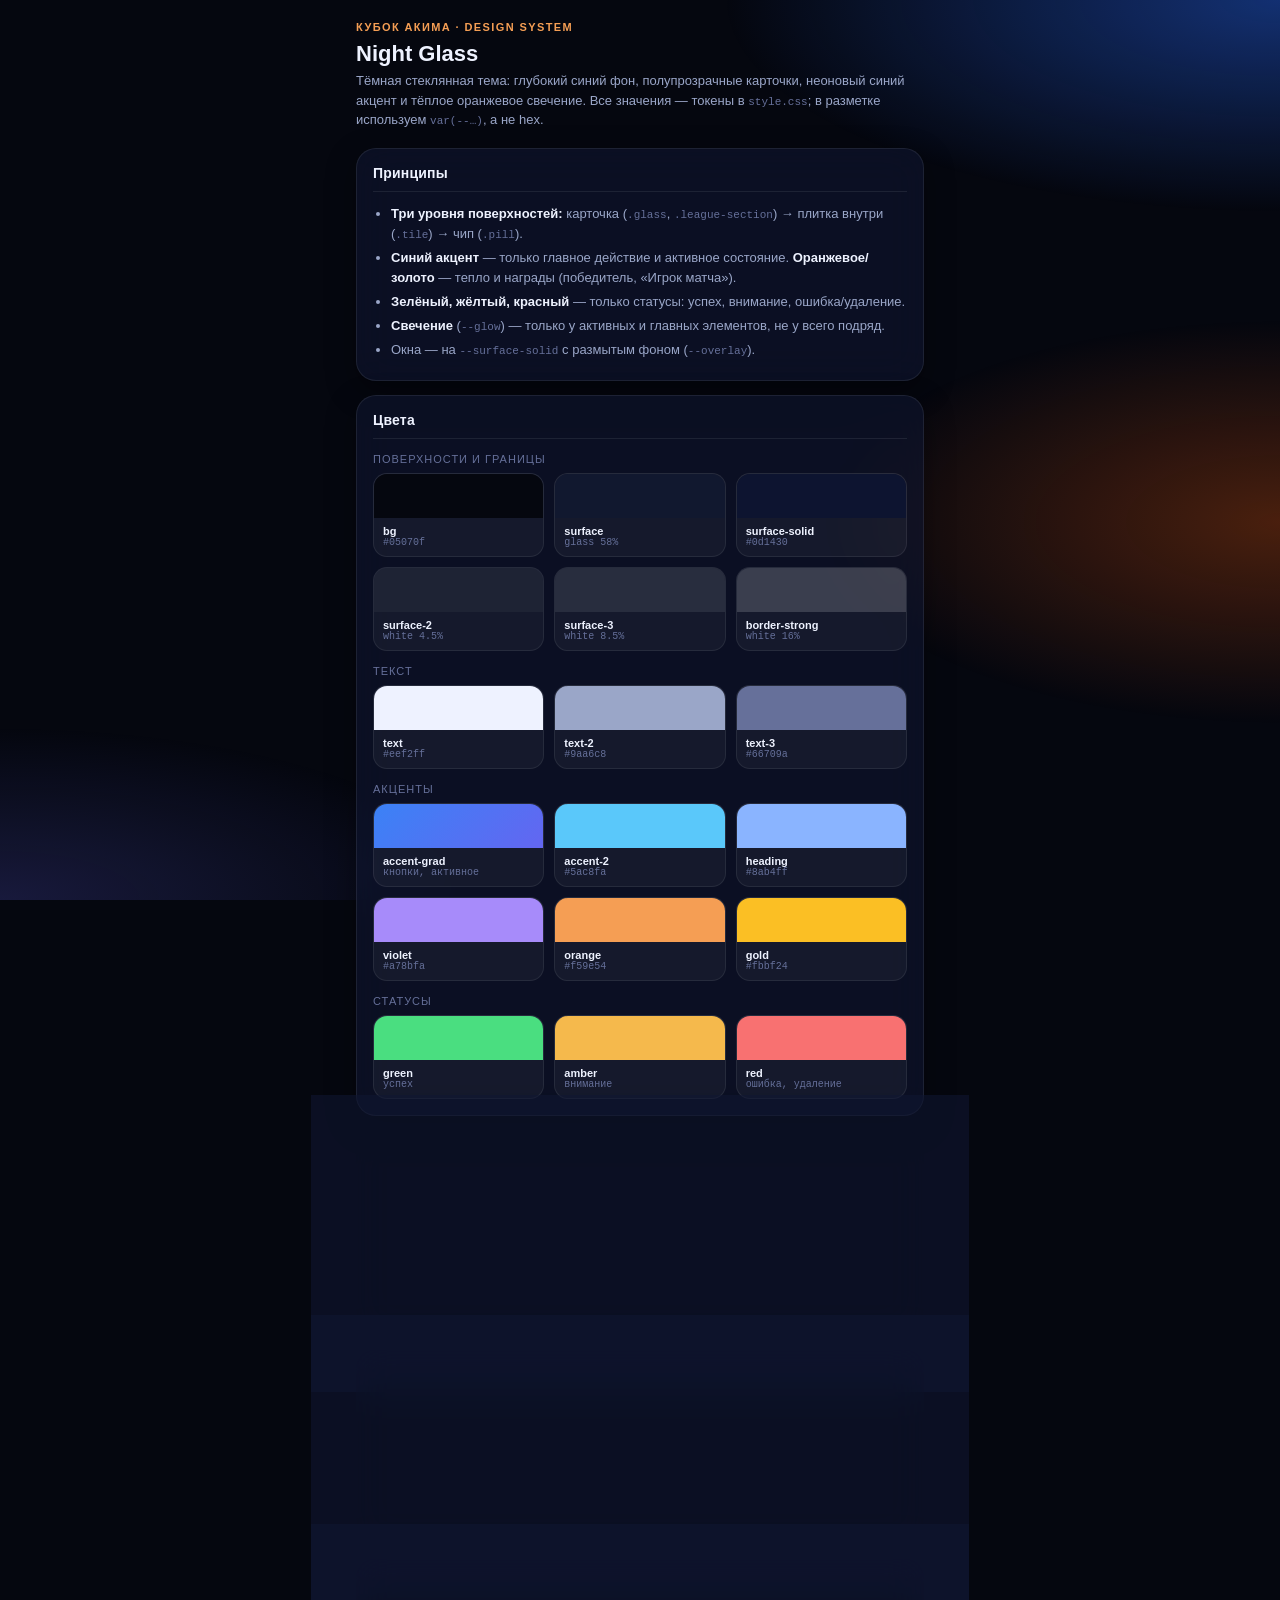
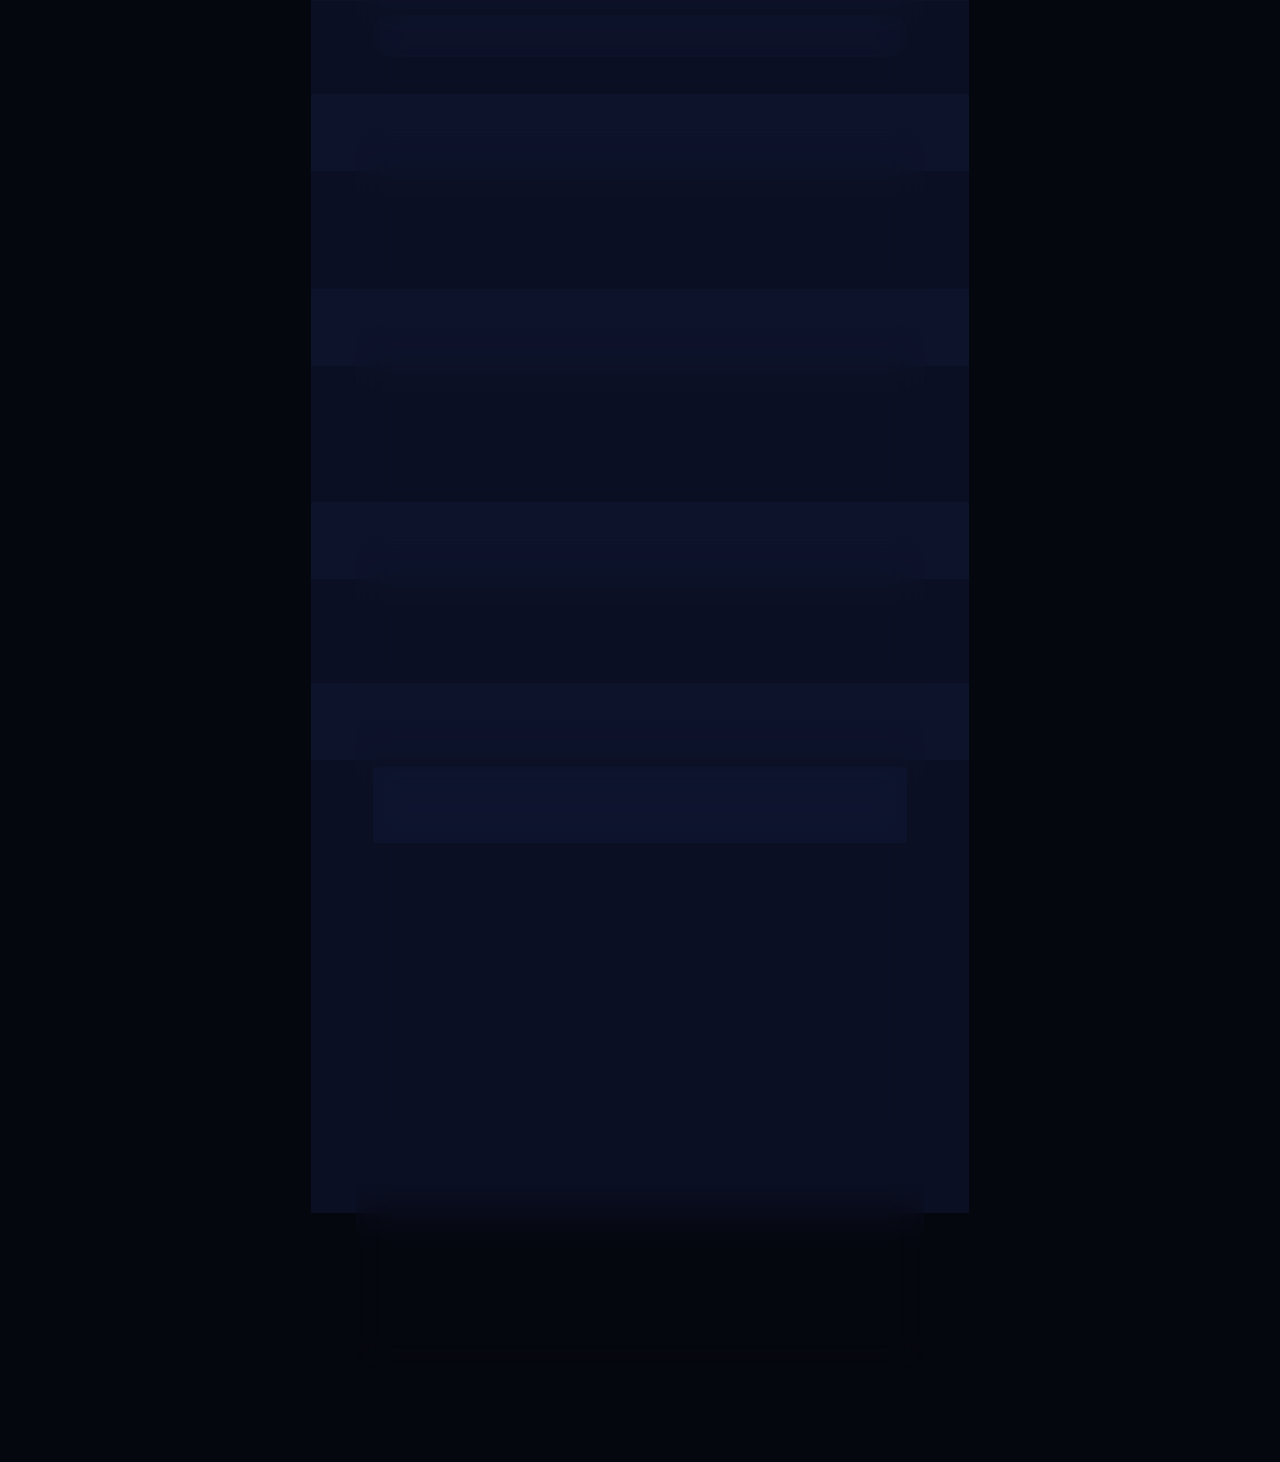
<file: design-system.html>
<!DOCTYPE html>
<html lang="ru">
<head>
    <meta charset="UTF-8">
    <meta name="viewport" content="width=device-width, initial-scale=1.0">
    <title>Night Glass — система дизайна</title>
    <link rel="stylesheet" href="style.css">
    <style>
        /* Только раскладка этой страницы; все цвета и формы — из токенов style.css */
        h1 { font-size: var(--fs-xl); margin: 8px 0 4px; }
        .lead { color: var(--text-2); font-size: 13px; margin: 0 0 18px; line-height: 1.5; }
        .grid { display: grid; gap: 10px; }
        .grid-2 { grid-template-columns: repeat(2, 1fr); }
        .grid-3 { grid-template-columns: repeat(3, 1fr); }
        .swatch { border-radius: var(--radius-md); border: 1px solid var(--border); overflow: hidden; background: var(--surface-2); }
        .swatch i { display: block; height: 44px; }
        .swatch b { display: block; padding: 7px 9px 0; font-size: var(--fs-xs); }
        .swatch small { display: block; padding: 0 9px 8px; font-size: 10px; color: var(--text-3); font-family: ui-monospace, Consolas, monospace; }
        .row { display: flex; gap: 8px; flex-wrap: wrap; align-items: center; }
        .code { font-family: ui-monospace, Consolas, monospace; font-size: var(--fs-xs); color: var(--text-3); }
        .rule { font-size: 13px; color: var(--text-2); line-height: 1.55; margin: 0; padding-left: 18px; }
        .rule li { margin-bottom: 4px; }
        .rule b { color: var(--text); }
        .spec-label { font-size: var(--fs-xs); color: var(--text-3); text-transform: uppercase; letter-spacing: 1px; margin: 14px 0 8px; }
        .demo-modal { position: relative; padding: 16px; border-radius: var(--radius-lg); background: var(--surface-solid); border: 1px solid var(--border-strong); box-shadow: var(--shadow-lg); background-image: linear-gradient(160deg, rgba(79, 140, 255, 0.10), transparent 40%); }
    </style>
</head>
<body>
    <p class="header-subtitle">Кубок Акима · Design System</p>
    <h1>Night Glass</h1>
    <p class="lead">Тёмная стеклянная тема: глубокий синий фон, полупрозрачные карточки, неоновый синий акцент и тёплое оранжевое свечение. Все значения — токены в <span class="code">style.css</span>; в разметке используем <span class="code">var(--…)</span>, а не hex.</p>

    <div class="league-section">
        <h3>Принципы</h3>
        <ul class="rule">
            <li><b>Три уровня поверхностей:</b> карточка (<span class="code">.glass</span>, <span class="code">.league-section</span>) → плитка внутри (<span class="code">.tile</span>) → чип (<span class="code">.pill</span>).</li>
            <li><b>Синий акцент</b> — только главное действие и активное состояние. <b>Оранжевое/золото</b> — тепло и награды (победитель, «Игрок матча»).</li>
            <li><b>Зелёный, жёлтый, красный</b> — только статусы: успех, внимание, ошибка/удаление.</li>
            <li><b>Свечение</b> (<span class="code">--glow</span>) — только у активных и главных элементов, не у всего подряд.</li>
            <li>Окна — на <span class="code">--surface-solid</span> с размытым фоном (<span class="code">--overlay</span>).</li>
        </ul>
    </div>

    <div class="league-section">
        <h3>Цвета</h3>
        <div class="spec-label">Поверхности и границы</div>
        <div class="grid grid-3">
            <div class="swatch"><i style="background: var(--bg)"></i><b>bg</b><small>#05070f</small></div>
            <div class="swatch"><i style="background: var(--surface)"></i><b>surface</b><small>glass 58%</small></div>
            <div class="swatch"><i style="background: var(--surface-solid)"></i><b>surface-solid</b><small>#0d1430</small></div>
            <div class="swatch"><i style="background: var(--surface-2)"></i><b>surface-2</b><small>white 4.5%</small></div>
            <div class="swatch"><i style="background: var(--surface-3)"></i><b>surface-3</b><small>white 8.5%</small></div>
            <div class="swatch"><i style="background: var(--border-strong)"></i><b>border-strong</b><small>white 16%</small></div>
        </div>
        <div class="spec-label">Текст</div>
        <div class="grid grid-3">
            <div class="swatch"><i style="background: var(--text)"></i><b>text</b><small>#eef2ff</small></div>
            <div class="swatch"><i style="background: var(--text-2)"></i><b>text-2</b><small>#9aa6c8</small></div>
            <div class="swatch"><i style="background: var(--text-3)"></i><b>text-3</b><small>#66709a</small></div>
        </div>
        <div class="spec-label">Акценты</div>
        <div class="grid grid-3">
            <div class="swatch"><i style="background: var(--accent-grad)"></i><b>accent-grad</b><small>кнопки, активное</small></div>
            <div class="swatch"><i style="background: var(--accent-2)"></i><b>accent-2</b><small>#5ac8fa</small></div>
            <div class="swatch"><i style="background: var(--heading)"></i><b>heading</b><small>#8ab4ff</small></div>
            <div class="swatch"><i style="background: var(--violet)"></i><b>violet</b><small>#a78bfa</small></div>
            <div class="swatch"><i style="background: var(--orange)"></i><b>orange</b><small>#f59e54</small></div>
            <div class="swatch"><i style="background: var(--gold)"></i><b>gold</b><small>#fbbf24</small></div>
        </div>
        <div class="spec-label">Статусы</div>
        <div class="grid grid-3">
            <div class="swatch"><i style="background: var(--green)"></i><b>green</b><small>успех</small></div>
            <div class="swatch"><i style="background: var(--amber)"></i><b>amber</b><small>внимание</small></div>
            <div class="swatch"><i style="background: var(--red)"></i><b>red</b><small>ошибка, удаление</small></div>
        </div>
    </div>

    <div class="league-section">
        <h3>Типографика</h3>
        <div style="font-size: var(--fs-stat); font-weight: 700; letter-spacing: -0.5px;">78% <span class="code">stat 34 / 700</span></div>
        <div style="font-size: var(--fs-xl); font-weight: 700; margin-top: 6px;">Заголовок экрана <span class="code">xl 22 / 700</span></div>
        <div style="font-size: var(--fs-md); font-weight: 600; margin-top: 6px;">Заголовок карточки <span class="code">md 14 / 600</span></div>
        <div style="font-size: 13px; color: var(--text-2); margin-top: 6px;">Основной текст и описания <span class="code">13 / 400</span></div>
        <div style="font-size: var(--fs-xs); color: var(--text-3); margin-top: 6px;">Подписи и вторичные данные <span class="code">xs 11</span></div>
    </div>

    <div class="league-section">
        <h3>Форма и эффекты</h3>
        <div class="grid grid-3">
            <div class="tile" style="padding: 14px; border-radius: var(--radius-lg); text-align: center;"><b>lg</b><br><span class="code">20px · карточки</span></div>
            <div class="tile" style="padding: 14px; text-align: center;"><b>md</b><br><span class="code">14px · плитки</span></div>
            <div class="tile" style="padding: 14px; border-radius: var(--radius-sm); text-align: center;"><b>sm</b><br><span class="code">10px · поля</span></div>
        </div>
        <div class="row" style="margin-top: 12px;">
            <div class="tile" style="padding: 12px 16px; box-shadow: var(--shadow);"><span class="code">--shadow</span></div>
            <div class="tile" style="padding: 12px 16px; box-shadow: var(--glow);"><span class="code">--glow</span></div>
        </div>
    </div>

    <div class="league-section">
        <h3>Навигация</h3>
        <div class="tabs" style="margin-bottom: 10px;">
            <button class="tab-btn active">Расписание</button><button class="tab-btn">Результаты</button><button class="tab-btn">Таблица</button>
        </div>
        <div class="league-subtabs" style="margin: 0;">
            <button class="subtab-btn active">Первая лига</button><button class="subtab-btn">Вторая лига</button><button class="subtab-btn">Третья лига</button>
        </div>
    </div>

    <div class="league-section">
        <h3>Кнопки и статусы</h3>
        <div class="row">
            <button class="btn btn-primary">Главное действие</button>
            <button class="btn btn-success">Подтвердить</button>
            <button class="btn btn-warm">Награда</button>
            <button class="btn btn-ghost">Вторичная</button>
            <button class="btn btn-danger">Удалить</button>
        </div>
        <div class="row" style="margin-top: 12px;">
            <span class="badge badge-accent">Акцент</span>
            <span class="badge badge-success">Идёт голосование</span>
            <span class="badge badge-warn">Уточняется</span>
            <span class="badge badge-danger">Дисквалификация</span>
            <span class="badge badge-muted">Завершено</span>
        </div>
    </div>

    <div class="league-section">
        <h3>Дашборд-плитки</h3>
        <div class="grid grid-2">
            <div class="tile" style="padding: 14px;">
                <div class="stat-label">Сыграно матчей</div>
                <div class="stat"><span class="stat-value">14</span><span class="stat-label">из 18</span></div>
                <div class="bar-track" style="margin-top: 10px;"><div class="bar-fill" style="width: 78%"></div></div>
            </div>
            <div class="tile" style="padding: 14px; display: flex; align-items: center; justify-content: center;">
                <div class="ring" style="--p: 78;"></div>
            </div>
        </div>
    </div>

    <div class="league-section">
        <h3>Поля ввода</h3>
        <div class="grid">
            <input type="text" placeholder="Название команды">
            <select><option>Первая лига</option><option>Вторая лига</option></select>
            <textarea rows="2" placeholder="Причина удаления"></textarea>
        </div>
    </div>

    <div class="league-section">
        <h3>Матч, таблица, голосование</h3>
        <div class="match-card">
            <div class="match-team"><span style="font-size: 12px; font-weight: 700;">Смирново</span></div>
            <div style="text-align: center;"><span class="match-score">3 : 1</span><br><span class="match-time">Сыграно</span></div>
            <div class="match-team away"><span style="font-size: 12px; font-weight: 700;">Sparta STS Prom</span></div>
        </div>
        <div class="table-responsive">
            <table>
                <tr><th>М</th><th>Команда</th><th>И</th><th>РМ</th><th>О</th></tr>
                <tr><td><b>1</b></td><td style="color: var(--heading); font-weight: 600;">Смирново</td><td>1</td><td>+2</td><td><b style="color: var(--heading);">3</b></td></tr>
                <tr><td><b>2</b></td><td style="color: var(--heading); font-weight: 600;">Legenda</td><td>1</td><td>+2</td><td><b style="color: var(--heading);">3</b></td></tr>
            </table>
        </div>
        <div class="vote-list" style="margin-top: 12px;">
            <div class="vote-candidate winner">
                <div class="vote-photo" style="display: grid; place-items: center;">🏆</div>
                <div class="vote-info"><div class="vote-name">Игрок тура</div><div class="vote-sub">№ 7 · Команда</div>
                    <div class="vote-bar"><div class="vote-bar-fill" style="width: 62%"></div></div></div>
                <button class="vote-btn">Голосовать</button>
            </div>
        </div>
        <div class="disq-item" style="margin: 12px 0 0;">
            <strong>Игрок</strong> <span style="color: var(--text-2);">(Команда)</span>
            <div class="sanction-row"><b>Причина удаления:</b> За второе предупреждение в матче <span class="sanction-auto">авто</span><br><b>Срок дисквалификации:</b> 1 матч (пропущено 0 из 1)</div>
        </div>
    </div>

    <div class="league-section">
        <h3>Окно</h3>
        <div class="demo-modal">
            <div style="display: flex; justify-content: space-between; align-items: center; margin-bottom: 10px;">
                <h3 style="margin: 0; padding: 0; border: 0; color: var(--heading);">Заголовок окна</h3><span style="color: var(--text-2);">✕</span>
            </div>
            <p style="margin: 0 0 12px; font-size: 13px; color: var(--text-2);">Окно на сплошной поверхности с мягким синим бликом сверху.</p>
            <button class="btn btn-primary" style="width: 100%;">Сохранить</button>
        </div>
    </div>
</body>
</html>
</file>
<file: style.css>
/* ==========================================================================
   Кубок Акима — система дизайна «Night Glass»
   Тёмная стеклянная тема: глубокий синий фон, полупрозрачные карточки,
   неоновый синий акцент и тёплое оранжевое свечение.

   Как пользоваться:
   1. Цвета, радиусы, тени — только через токены ниже (var(--...)), не через hex.
   2. Поверхности: .glass / .league-section (карточка) → .tile (плитка внутри карточки) → .pill (чипы, неактивное).
   3. Акцент (--accent) — главное действие и активное состояние. Оранжевый/золото — тепло и награды.
      Зелёный/жёлтый/красный — только статусы (успех, внимание, ошибка/удаление).
   4. Живой пример всех компонентов: /design-system.html
   ========================================================================== */

:root {
    color-scheme: dark;

    /* Основа */
    --bg: #05070f;
    --bg-glow-blue: rgba(37, 99, 235, 0.45);
    --bg-glow-orange: rgba(234, 88, 12, 0.30);
    --bg-glow-violet: rgba(99, 102, 241, 0.20);

    /* Поверхности (стекло) */
    --surface: rgba(16, 24, 50, 0.58);          /* карточка */
    --surface-solid: #0d1430;                   /* окна, выпадающие списки */
    --surface-2: rgba(255, 255, 255, 0.045);    /* плитка внутри карточки */
    --surface-3: rgba(255, 255, 255, 0.085);    /* неактивные чипы и кнопки */
    --border: rgba(255, 255, 255, 0.08);
    --border-strong: rgba(255, 255, 255, 0.16);

    /* Текст */
    --text: #eef2ff;
    --text-2: #9aa6c8;      /* второстепенный */
    --text-3: #66709a;      /* подписи, плейсхолдеры */
    --heading: #8ab4ff;     /* заголовки секций, ссылки */

    /* Акценты */
    --accent: #4f8cff;
    --accent-2: #5ac8fa;
    --violet: #a78bfa;
    --orange: #f59e54;
    --gold: #fbbf24;
    --accent-grad: linear-gradient(135deg, #3b82f6 0%, #6366f1 100%);
    --warm-grad: linear-gradient(135deg, #f59e54 0%, #ef7b45 100%);
    --ring-grad: conic-gradient(from 200deg, #5ac8fa, #6366f1, #a78bfa, #5ac8fa);

    /* Статусы */
    --green: #4ade80;
    --green-bg: rgba(74, 222, 128, 0.10);
    --green-border: rgba(74, 222, 128, 0.28);
    --green-btn: linear-gradient(135deg, #22c55e 0%, #16a34a 100%);
    --red: #f87171;
    --red-bg: rgba(248, 113, 113, 0.10);
    --red-soft: rgba(248, 113, 113, 0.20);
    --red-border: rgba(248, 113, 113, 0.32);
    --amber: #f5b94c;
    --amber-bg: rgba(251, 191, 36, 0.09);
    --amber-soft: rgba(251, 191, 36, 0.18);
    --amber-border: rgba(251, 191, 36, 0.30);

    /* Форма */
    --radius-lg: 20px;
    --radius-md: 14px;
    --radius-sm: 10px;
    --radius-pill: 999px;

    /* Эффекты */
    --blur: 18px;
    --shadow: 0 10px 30px rgba(0, 0, 0, 0.35);
    --shadow-lg: 0 24px 60px rgba(0, 0, 0, 0.55);
    --glow: 0 0 18px rgba(79, 140, 255, 0.45);
    --glow-soft: 0 4px 16px rgba(79, 140, 255, 0.28);
    --overlay: rgba(3, 5, 14, 0.74);
    --accent-ink: #cfe0ff;                       /* текст на подсвеченном синем */
    --zebra: rgba(255, 255, 255, 0.025);
    --hairline: rgba(255, 255, 255, 0.04);

    /* Типографика */
    --font: 'Inter', -apple-system, BlinkMacSystemFont, 'Segoe UI', Roboto, 'Helvetica Neue', Arial, sans-serif;
    --fs-xs: 11px;
    --fs-sm: 12px;
    --fs-md: 14px;
    --fs-lg: 16px;
    --fs-xl: 22px;
    --fs-stat: 34px;

    /* Совместимость со старыми именами */
    --primary-blue: var(--accent);
    --secondary-gold: var(--gold);
    --muted-text: var(--text-3);
    --border-color: var(--border);
}

/* ==========================================================================
   Светлая тема (включается атрибутом <html data-theme="light">: по настройкам Telegram, системы или вручную)
   Те же токены — другие значения, поэтому вся вёрстка работает без изменений.
   ========================================================================== */
:root[data-theme="light"] {
    color-scheme: light;
    --bg: #eef2fb;
    --bg-glow-blue: rgba(79, 140, 255, 0.28);
    --bg-glow-orange: rgba(251, 146, 60, 0.20);
    --bg-glow-violet: rgba(99, 102, 241, 0.12);
    --surface: rgba(255, 255, 255, 0.74);
    --surface-solid: #ffffff;
    --surface-2: rgba(15, 23, 42, 0.04);
    --surface-3: rgba(15, 23, 42, 0.08);
    --border: rgba(15, 23, 42, 0.10);
    --border-strong: rgba(15, 23, 42, 0.18);
    --text: #0f172a;
    --text-2: #475569;
    --text-3: #7b8aa3;
    --heading: #1e40af;
    --accent: #2563eb;
    --accent-2: #0284c7;
    --orange: #ea580c;
    --gold: #d97706;
    --green: #15803d;
    --green-bg: rgba(22, 163, 74, 0.10);
    --green-border: rgba(22, 163, 74, 0.30);
    --red: #dc2626;
    --red-bg: rgba(220, 38, 38, 0.07);
    --red-soft: rgba(220, 38, 38, 0.14);
    --red-border: rgba(220, 38, 38, 0.28);
    --amber: #b45309;
    --amber-bg: rgba(217, 119, 6, 0.09);
    --amber-soft: rgba(217, 119, 6, 0.16);
    --amber-border: rgba(217, 119, 6, 0.32);
    --shadow: 0 8px 24px rgba(15, 23, 42, 0.10);
    --shadow-lg: 0 20px 50px rgba(15, 23, 42, 0.22);
    --glow: 0 0 14px rgba(37, 99, 235, 0.30);
    --glow-soft: 0 4px 14px rgba(37, 99, 235, 0.25);
    --overlay: rgba(15, 23, 42, 0.45);
    --accent-ink: #1e40af;
    --zebra: rgba(15, 23, 42, 0.03);
    --hairline: rgba(15, 23, 42, 0.06);
}
:root[data-theme="light"] .header-logo { filter: drop-shadow(0 2px 6px rgba(15, 23, 42, 0.25)); }
:root[data-theme="light"] .app-header { background: linear-gradient(135deg, rgba(79, 140, 255, 0.20) 0%, rgba(255, 255, 255, 0.74) 60%), var(--surface); }
:root[data-theme="light"] .app-title { color: var(--text); }

* { box-sizing: border-box; }
html { background: var(--bg); min-height: 100%; }

body {
    font-family: var(--font);
    background: transparent;
    color: var(--text);
    margin: 0 auto;
    padding: 16px 16px 80px;
    max-width: 600px;
    min-height: 100vh;
    min-height: 100dvh;
    -webkit-font-smoothing: antialiased;
}

/* Свечение фона: синее сверху, тёплое справа, фиолетовое снизу */
body::before {
    content: "";
    position: fixed;
    inset: 0;
    z-index: -1;
    pointer-events: none;
    background:
        radial-gradient(70% 38% at 100% 0%, var(--bg-glow-blue), transparent 62%),
        radial-gradient(55% 34% at 100% 58%, var(--bg-glow-orange), transparent 66%),
        radial-gradient(60% 30% at 0% 100%, var(--bg-glow-violet), transparent 64%);
}

::selection { background: rgba(79, 140, 255, 0.4); }
:focus-visible { outline: 2px solid var(--accent-2); outline-offset: 2px; }
* { scrollbar-width: thin; scrollbar-color: var(--border-strong) transparent; }
img { max-width: 100%; }

/* ---------- Поверхности ---------- */
.glass, .league-section, .app-header, .tabs {
    background: var(--surface);
    border: 1px solid var(--border);
    -webkit-backdrop-filter: blur(var(--blur));
    backdrop-filter: blur(var(--blur));
    box-shadow: var(--shadow);
}
.tile { background: var(--surface-2); border: 1px solid var(--border); border-radius: var(--radius-md); }
.pill { background: var(--surface-3); border-radius: var(--radius-pill); }

/* ---------- Шапка ---------- */
.app-header {
    display: flex;
    align-items: center;
    justify-content: space-between;
    gap: 10px;
    padding: 14px 16px;
    border-radius: var(--radius-lg);
    margin-bottom: 14px;
    text-align: center;
    background:
        linear-gradient(135deg, rgba(79, 140, 255, 0.22) 0%, rgba(16, 24, 50, 0.58) 55%),
        var(--surface);
}
/* Логотипы показываем целиком: без круглой маски, рамки и обрезки (object-fit: contain) */
.header-logo {
    width: 52px; height: 52px; object-fit: contain; flex-shrink: 0;
    filter: drop-shadow(0 2px 8px rgba(0, 0, 0, 0.45));
}
.header-title-wrapper { text-align: center; flex: 1; }
.header-subtitle { font-size: var(--fs-xs); font-weight: 600; color: var(--orange); text-transform: uppercase; letter-spacing: 1.4px; margin: 5px 0 0; }
.app-title { font-size: 15px; font-weight: 700; color: var(--text); margin: 0; line-height: 1.25; letter-spacing: 0.2px; }

/* ---------- Навигация ---------- */
.tabs {
    display: flex; gap: 4px; padding: 4px; margin-bottom: 12px;
    border-radius: var(--radius-md); overflow-x: auto;
}
.tab-btn {
    flex: 1 1 auto; padding: 10px 8px; border: none; border-radius: 11px; background: transparent;
    color: var(--text-2); font: 600 11.5px/1 var(--font); cursor: pointer; white-space: nowrap; text-align: center;
    transition: color .15s, background .15s, box-shadow .15s;
}
.tab-btn:hover { color: var(--text); background: var(--surface-2); }
.tab-btn.active { background: var(--accent-grad); color: #fff; box-shadow: var(--glow-soft); }

.league-subtabs { display: flex; gap: 6px; margin-bottom: 14px; overflow-x: auto; }
.subtab-btn {
    flex: 1; padding: 9px 12px; border: 1px solid var(--border); border-radius: var(--radius-pill);
    background: var(--surface-2); color: var(--text-2); font: 600 var(--fs-xs)/1 var(--font);
    cursor: pointer; white-space: nowrap; text-align: center; transition: all .15s;
}
.subtab-btn:hover { color: var(--text); border-color: var(--border-strong); }
.subtab-btn.active {
    background: rgba(79, 140, 255, 0.18); color: var(--accent-ink); border-color: rgba(79, 140, 255, 0.6);
    box-shadow: 0 0 14px rgba(79, 140, 255, 0.25);
}

.tab-content { display: none; }
.tab-content.active { display: block; }

/* ---------- Карточка-секция ---------- */
.league-section { border-radius: var(--radius-lg); padding: 16px; margin-bottom: 14px; }
.league-section h3 {
    margin: 0 0 12px; padding: 0 0 10px; font-size: var(--fs-md); font-weight: 600; letter-spacing: 0.2px;
    color: var(--text); border-bottom: 1px solid var(--border);
}

/* ---------- Таблица ---------- */
.table-responsive { overflow-x: auto; }
table { width: 100%; border-collapse: collapse; font-size: 13px; white-space: nowrap; }
th, td { padding: 9px 6px; text-align: center; }
th { color: var(--text-3); font-weight: 600; border-bottom: 1px solid var(--border); font-size: var(--fs-xs); text-transform: uppercase; letter-spacing: 0.6px; }
td:nth-child(2) { text-align: left; }
tr:nth-child(even) td { background: var(--zebra); }
tr td { border-bottom: 1px solid var(--hairline); }

/* ---------- Матчи ---------- */
.match-card {
    /* Три колонки: команда хозяев | счёт/время | команда гостей. Края равные, поэтому логотипы стоят строго
       в одну линию по краям карточки, а названия вплотную к ним, независимо от длины названия. */
    display: grid; grid-template-columns: minmax(0, 1fr) auto minmax(0, 1fr); align-items: center; column-gap: 10px; padding: 12px;
    background: var(--surface); border: 1px solid var(--border); border-radius: var(--radius-md);
    margin-bottom: 8px; font-size: 13px;
    -webkit-backdrop-filter: blur(var(--blur)); backdrop-filter: blur(var(--blur));
    transition: border-color .15s, transform .15s;
}
.match-card[onclick]:hover { border-color: rgba(79, 140, 255, 0.5); }
.match-card > div:nth-child(2) { min-width: 84px; text-align: center; }   /* центр одинаковой ширины во всех карточках */
.match-team { display: flex; align-items: center; gap: 8px; min-width: 0; cursor: pointer; }
.match-team span { flex: 1 1 auto; min-width: 0; line-height: 1.25; overflow-wrap: anywhere; }
.match-team.away { text-align: right; }      /* порядок в разметке: название, логотип — логотип у правого края */
.match-team img { width: 34px; height: 34px; object-fit: contain; flex: 0 0 34px; filter: drop-shadow(0 2px 4px rgba(0, 0, 0, 0.35)); }
.match-score {
    display: inline-block; font-weight: 800; font-size: 15px; background: var(--accent-grad); color: #fff;
    padding: 5px 12px; border-radius: var(--radius-sm); box-shadow: var(--glow-soft);
}
.match-time { font-size: var(--fs-xs); color: var(--text-2); font-weight: 600; }

/* ---------- Состояния и вспомогательные ---------- */
.disq-item { padding: 12px; background: var(--red-bg); border: 1px solid var(--red-border); border-left: 3px solid var(--red); border-radius: var(--radius-md); font-size: 13px; margin-bottom: 8px; }
.no-data { color: var(--text-3); font-size: 13px; font-style: italic; text-align: center; padding: 14px; }

.form-badge { display: inline-block; width: 22px; height: 22px; line-height: 22px; text-align: center; border-radius: 6px; font-size: var(--fs-xs); font-weight: bold; margin-right: 3px; color: #04101f; }
.form-w { background-color: var(--green); }
.form-d { background-color: var(--amber); }
.form-l { background-color: var(--red); }

/* ---------- Формы и кнопки ---------- */
input, select, textarea {
    background: var(--surface-2); color: var(--text); border: 1px solid var(--border-strong);
    border-radius: var(--radius-sm); font-family: var(--font);
}
input::placeholder, textarea::placeholder { color: var(--text-3); }
input:focus, select:focus, textarea:focus { border-color: var(--accent); outline: none; box-shadow: 0 0 0 3px rgba(79, 140, 255, 0.2); }
select option { background: var(--surface-solid); color: var(--text); }
input[type="file"] { padding: 6px; font-size: var(--fs-sm); color: var(--text-2); width: 100%; }
input[type="file"]::file-selector-button {
    background: var(--surface-3); color: var(--text); border: 1px solid var(--border-strong);
    border-radius: 8px; padding: 6px 10px; margin-right: 10px; cursor: pointer; font-family: var(--font);
}
button { font-family: var(--font); transition: filter .15s, transform .1s; }
button:hover:not(:disabled) { filter: brightness(1.1); }
button:active:not(:disabled) { transform: translateY(1px); }

.btn {
    display: inline-flex; align-items: center; justify-content: center; gap: 6px; padding: 10px 16px; border: 1px solid transparent;
    border-radius: var(--radius-sm); font: 700 var(--fs-sm)/1 var(--font); cursor: pointer; color: #fff;
}
.btn-primary { background: var(--accent-grad); box-shadow: var(--glow-soft); }
.btn-success { background: var(--green-btn); }
.btn-warm { background: var(--warm-grad); }
.btn-ghost { background: var(--surface-2); border-color: var(--border-strong); color: var(--text); }
.btn-danger { background: var(--red-bg); border-color: var(--red-border); color: var(--red); }

.badge { display: inline-block; padding: 3px 9px; border-radius: var(--radius-pill); font-size: var(--fs-xs); font-weight: 700; }
.badge-accent { background: rgba(79, 140, 255, 0.18); color: var(--accent-ink); }
.badge-success { background: var(--green-bg); color: var(--green); border: 1px solid var(--green-border); }
.badge-warn { background: var(--amber-bg); color: var(--amber); border: 1px solid var(--amber-border); }
.badge-danger { background: var(--red-bg); color: var(--red); border: 1px solid var(--red-border); }
.badge-muted { background: var(--surface-3); color: var(--text-2); }

@media (min-width: 480px) { .tab-btn { padding: 10px 12px; font-size: var(--fs-sm); } }

/* ---------- Админ-панель ---------- */
#admin-panel h3 { font-size: var(--fs-lg); }
#admin-panel {
    background: var(--surface) !important; border: 1px solid var(--border) !important; border-radius: var(--radius-lg);
    -webkit-backdrop-filter: blur(var(--blur)); backdrop-filter: blur(var(--blur));
}

/* ---------- Окна ---------- */
#team-modal, #player-modal, #admin-modal, #sanction-modal, #schedule-modal, #about-modal, #settings-modal, #match-modal {
    -webkit-backdrop-filter: blur(8px); backdrop-filter: blur(8px);
}
#team-modal > div, #player-modal > div, #admin-modal > div, #sanction-modal > div, #schedule-modal > div, #about-modal > div, #settings-modal > div, #match-modal > div {
    border: 1px solid var(--border-strong); box-shadow: var(--shadow-lg);
    background-image: linear-gradient(160deg, rgba(79, 140, 255, 0.10), transparent 40%);
}

/* ---------- «О турнире» ---------- */
.header-actions { display: flex; gap: 6px; justify-content: center; flex-wrap: wrap; margin-top: 8px; }
.about-btn { margin-top: 0; padding: 5px 12px; border-radius: var(--radius-pill); border: 1px solid var(--border-strong); background: var(--surface-2); color: var(--text-2); font-size: var(--fs-xs); font-weight: 600; cursor: pointer; }
.about-btn:hover { color: var(--text); border-color: var(--accent); }
.about-sec { background: var(--surface-2); border: 1px solid var(--border); border-radius: var(--radius-sm); margin-bottom: 8px; }
.about-sec summary { padding: 11px 12px; font-size: 13px; font-weight: 700; cursor: pointer; list-style: none; }
.about-sec summary::-webkit-details-marker { display: none; }
.about-sec summary::after { content: "＋"; float: right; color: var(--text-3); }
.about-sec[open] summary::after { content: "−"; }
.about-body { padding: 0 12px 12px; font-size: 13px; color: var(--text-2); line-height: 1.55; }
.about-body p { margin: 0 0 6px; }
.about-body ul, .about-body ol { margin: 4px 0 6px; padding-left: 20px; }
.about-body b { color: var(--text); }
.about-social { margin-top: 12px; padding: 12px; border-radius: var(--radius-sm); background: var(--surface-2); border: 1px solid var(--border); }
.about-social-title { font-size: 13px; font-weight: 700; margin-bottom: 8px; }
.about-social-row { display: flex; gap: 8px; flex-wrap: wrap; }
.about-social-row .btn { flex: 1 1 140px; text-decoration: none; }

/* ---------- Подробности матча ---------- */
.match-score.clickable { cursor: pointer; }
.match-score.clickable:hover { filter: brightness(1.12); }
.mt-score { display: grid; grid-template-columns: minmax(0, 1fr) auto minmax(0, 1fr); align-items: center; gap: 10px; padding: 12px; border-radius: var(--radius-md); background: var(--surface-2); border: 1px solid var(--border); }
.mt-team { display: flex; flex-direction: column; align-items: center; gap: 6px; text-align: center; min-width: 0; }
.mt-team img { width: 48px; height: 48px; object-fit: contain; }
.mt-team span { font-size: 12px; font-weight: 700; line-height: 1.25; overflow-wrap: anywhere; }
.mt-result { font-size: 28px; font-weight: 800; letter-spacing: 1px; white-space: nowrap; color: var(--text); }
.mt-motm { margin-top: 10px; padding: 8px 10px; border-radius: var(--radius-sm); background: var(--amber-bg); border: 1px solid var(--amber-border); font-size: 13px; text-align: center; }
.mt-row { display: grid; grid-template-columns: minmax(0, 1fr) 44px minmax(0, 1fr); align-items: center; gap: 6px; padding: 6px 4px; border-bottom: 1px solid var(--hairline); font-size: 13px; }
.mt-home { text-align: right; }
.mt-away { text-align: left; }
.mt-min { text-align: center; font-size: var(--fs-xs); font-weight: 700; color: var(--text-2); background: var(--surface-3); border-radius: var(--radius-pill); padding: 2px 0; }
.mt-note { font-size: 10px; color: var(--text-3); }
.mt-min.empty { background: none; }

/* ---------- Моя команда, настройки ---------- */
.my-team-card { display: flex; align-items: center; gap: 12px; padding: 10px 12px; margin-bottom: 12px; border-radius: var(--radius-md); cursor: pointer;
    background: linear-gradient(135deg, rgba(79, 140, 255, 0.16), transparent 70%), var(--surface); border: 1px solid rgba(79, 140, 255, 0.45); box-shadow: var(--glow-soft); }
.my-team-title { font-size: 13px; font-weight: 700; color: var(--heading); }
.my-team-sub { font-size: var(--fs-xs); color: var(--text-2); margin-top: 2px; line-height: 1.4; }
tr.my-team td { box-shadow: inset 0 1px 0 var(--accent), inset 0 -1px 0 var(--accent); font-weight: 700; }
.seg { display: flex; gap: 4px; padding: 3px; border-radius: var(--radius-sm); background: var(--surface-2); border: 1px solid var(--border); }
.seg-btn { flex: 1; padding: 8px 6px; border: none; border-radius: 8px; background: transparent; color: var(--text-2); font-size: var(--fs-sm); font-weight: 600; cursor: pointer; }
.seg-btn.active { background: var(--accent-grad); color: #fff; box-shadow: var(--glow-soft); }
.switch-row { display: flex; gap: 10px; align-items: flex-start; font-size: 13px; color: var(--text-2); cursor: pointer; }
.switch-row input { width: 18px; height: 18px; margin-top: 1px; accent-color: var(--accent); flex-shrink: 0; }

/* ---------- Снятие команды ---------- */
.badge-withdrawn { display: inline-block; margin-left: 6px; padding: 1px 7px; border-radius: var(--radius-pill); background: var(--red-bg); border: 1px solid var(--red-border); color: var(--red); font-size: 10px; font-weight: 700; }
.match-card.annulled { opacity: 0.45; }

/* ---------- Зоны переходов между лигами (регламент 3.6) ---------- */
tr.zone-up td:first-child { box-shadow: inset 3px 0 0 var(--green); }
tr.zone-down td:first-child { box-shadow: inset 3px 0 0 var(--red); }
tr.zone-up td { background: var(--green-bg) !important; }
tr.zone-down td { background: var(--red-bg) !important; }
.zone-legend { display: flex; gap: 14px; flex-wrap: wrap; margin-top: 10px; font-size: var(--fs-xs); color: var(--text-2); }
.zone-dot { display: inline-block; width: 9px; height: 9px; border-radius: 3px; margin-right: 4px; }
.zone-dot.up { background: var(--green); }
.zone-dot.down { background: var(--red); }

/* ---------- Окно результата: техническое поражение и предупреждения ---------- */
.warn-banner { margin-bottom: 12px; padding: 10px 12px; border-radius: var(--radius-sm); background: var(--red-bg); border: 1px solid var(--red-border); color: var(--text); font-size: var(--fs-sm); line-height: 1.45; }
.tech-box { margin-bottom: 12px; padding: 10px; border-radius: var(--radius-sm); background: var(--amber-bg); border: 1px solid var(--amber-border); }
.tech-title { font-size: var(--fs-sm); font-weight: 700; color: var(--amber); margin-bottom: 8px; }
.tech-actions { display: flex; gap: 6px; flex-wrap: wrap; }
.tech-btn { flex: 1 1 140px; padding: 8px; border-radius: 8px; border: 1px solid var(--amber-border); background: var(--surface-2); color: var(--text); font-size: var(--fs-xs); font-weight: 700; cursor: pointer; }
.tech-btn.ghost { flex: 0 0 auto; color: var(--text-2); border-color: var(--border-strong); }
.tech-note { font-size: var(--fs-xs); color: var(--amber); margin-top: 6px; }
#match-details.is-disabled { opacity: 0.35; pointer-events: none; }

/* ---------- Голосование ---------- */
.vote-head { display: flex; align-items: center; justify-content: space-between; gap: 8px; margin-bottom: 8px; flex-wrap: wrap; }
.vote-badge { font-size: var(--fs-xs); font-weight: 700; padding: 4px 10px; border-radius: var(--radius-pill); }
.vote-badge.live { background: var(--green-bg); color: var(--green); border: 1px solid var(--green-border); }
.vote-badge.done { background: var(--surface-3); color: var(--text-2); }
.vote-countdown { font-size: var(--fs-sm); font-weight: 700; color: var(--accent-2); }
.vote-note { font-size: 13px; color: var(--text-2); margin: 6px 0 10px; }
.vote-list { display: flex; flex-direction: column; gap: 8px; }
.vote-candidate { display: flex; align-items: center; gap: 10px; padding: 10px; background: var(--surface-2); border: 1px solid var(--border); border-radius: var(--radius-md); }
.vote-candidate.mine { border-color: rgba(79, 140, 255, 0.6); background: rgba(79, 140, 255, 0.10); }
.vote-candidate.winner { border-color: var(--amber-border); background: var(--amber-bg); box-shadow: 0 0 22px rgba(251, 191, 36, 0.18); }
.vote-photo { width: 48px; height: 48px; border-radius: 50%; object-fit: cover; border: 2px solid var(--accent); background: var(--surface-2); flex-shrink: 0; }
.vote-info { flex: 1; min-width: 0; }
.vote-name { font-size: var(--fs-md); font-weight: 700; color: var(--text); overflow-wrap: anywhere; }
.vote-mine { font-size: var(--fs-xs); font-weight: 700; color: var(--green); white-space: nowrap; }
.vote-sub { font-size: var(--fs-xs); color: var(--text-2); margin-top: 2px; overflow-wrap: anywhere; }
.vote-bar { height: 6px; background: var(--surface-3); border-radius: var(--radius-pill); overflow: hidden; margin-top: 6px; }
.vote-bar-fill { height: 100%; background: linear-gradient(90deg, var(--accent-2), var(--accent)); border-radius: var(--radius-pill); box-shadow: var(--glow); }
.vote-candidate.winner .vote-bar-fill { background: linear-gradient(90deg, var(--gold), var(--orange)); box-shadow: 0 0 12px rgba(251, 191, 36, 0.5); }
.vote-btn { background: var(--accent-grad); color: #fff; border: none; padding: 9px 12px; border-radius: var(--radius-sm); font-size: var(--fs-sm); font-weight: 700; cursor: pointer; flex-shrink: 0; box-shadow: var(--glow-soft); }
.vote-btn:disabled { opacity: 0.5; cursor: default; box-shadow: none; }
.vote-total { font-size: var(--fs-xs); color: var(--text-3); margin: 10px 0 0; text-align: center; }

/* ---------- Санкции КДК ---------- */
.disq-player { cursor: pointer; }
.sanction-row { margin-top: 8px; padding: 9px 11px; background: var(--surface-2); border: 1px solid var(--red-border); border-radius: var(--radius-sm); font-size: var(--fs-sm); color: var(--text); }
.sanction-row.pending { color: var(--text-3); font-style: italic; border-style: dashed; }
.sanction-actions { display: flex; gap: 6px; margin-top: 6px; }
.sanction-btn { background: var(--accent-grad); color: #fff; border: none; padding: 6px 10px; border-radius: 8px; font-size: var(--fs-xs); font-weight: 700; cursor: pointer; margin-top: 8px; }
.sanction-btn.danger { background: var(--red-bg); border: 1px solid var(--red-border); color: var(--red); }
.sanction-actions .sanction-btn { margin-top: 0; }
.sanction-btn.add-top { margin: 0 0 10px; padding: 8px 12px; background: var(--green-btn); }
.sanction-auto { font-size: 10px; font-weight: 700; color: var(--amber); background: var(--amber-soft); padding: 1px 7px; border-radius: var(--radius-pill); }
.sanction-hint { font-size: var(--fs-xs); color: var(--text-3); margin: 2px 0 6px; }
.sanction-player { font-weight: 700; color: var(--heading); margin-bottom: 8px; }
.sanction-label { display: block; font-size: var(--fs-sm); font-weight: 700; color: var(--heading); margin: 10px 0 4px; }
.sanction-input { width: 100%; padding: 9px; font-size: var(--fs-md); margin-bottom: 4px; }

/* ---------- Компоненты дашборда (для новых экранов) ---------- */
.stat { display: flex; flex-direction: column; gap: 2px; }
.stat-value { font-size: var(--fs-stat); font-weight: 700; letter-spacing: -0.5px; line-height: 1.1; }
.stat-label { font-size: var(--fs-sm); color: var(--text-2); }
.ring {
    --p: 78; width: 96px; height: 96px; border-radius: 50%; display: grid; place-items: center;
    background: conic-gradient(var(--accent-2) calc(var(--p) * 1%), var(--surface-3) 0);
    -webkit-mask: radial-gradient(farthest-side, transparent calc(100% - 9px), #000 calc(100% - 8px));
    mask: radial-gradient(farthest-side, transparent calc(100% - 9px), #000 calc(100% - 8px));
    filter: drop-shadow(0 0 8px rgba(90, 200, 250, 0.45));
}
.bar-track { height: 6px; background: var(--surface-3); border-radius: var(--radius-pill); overflow: hidden; }
.bar-fill { height: 100%; border-radius: var(--radius-pill); background: linear-gradient(90deg, var(--accent-2), var(--accent)); box-shadow: var(--glow); }

/* Турнирная таблица: все 10 колонок помещаются на узком экране, длинное название переносится по словам, а не наезжает на цифры */
table.standings { table-layout: fixed; font-size: 12px; white-space: normal; }
.standings th, .standings td { padding: 7px 1px; overflow: hidden; }
.standings th:nth-child(1) { width: 20px; }
.standings th:nth-child(2) { width: auto; text-align: left; padding-left: 4px; }
.standings th:nth-child(n+3):nth-child(-n+6) { width: 20px; }
.standings th:nth-child(7), .standings th:nth-child(8) { width: 24px; }
.standings th:nth-child(9) { width: 28px; }
.standings th:nth-child(10) { width: 26px; }
.standings th { letter-spacing: 0; font-size: 10px; }
.standings td:nth-child(2) { line-height: 1.2; overflow-wrap: break-word; word-break: normal; hyphens: auto; padding-left: 4px; }
.standings td:nth-child(2) img { width: 18px; height: 18px; margin-right: 4px; }
@media (max-width: 359px) {
    .league-section { padding-left: 10px; padding-right: 10px; }
    .standings td:nth-child(2) img { display: none; }   /* на самых узких экранах логотип уступает место названию */
}

/* Вкладки на узких телефонах: все 5 видны сразу, без прокрутки */
@media (max-width: 389px) {
    .tabs { gap: 2px; padding: 3px; overflow-x: hidden; }
    .tab-btn { flex: 1 1 0; min-width: 0; padding: 10px 1px; font-size: 10px; letter-spacing: -0.2px; overflow: hidden; text-overflow: ellipsis; }
}
@media (max-width: 339px) { .tab-btn { font-size: 9px; } }
</file>
